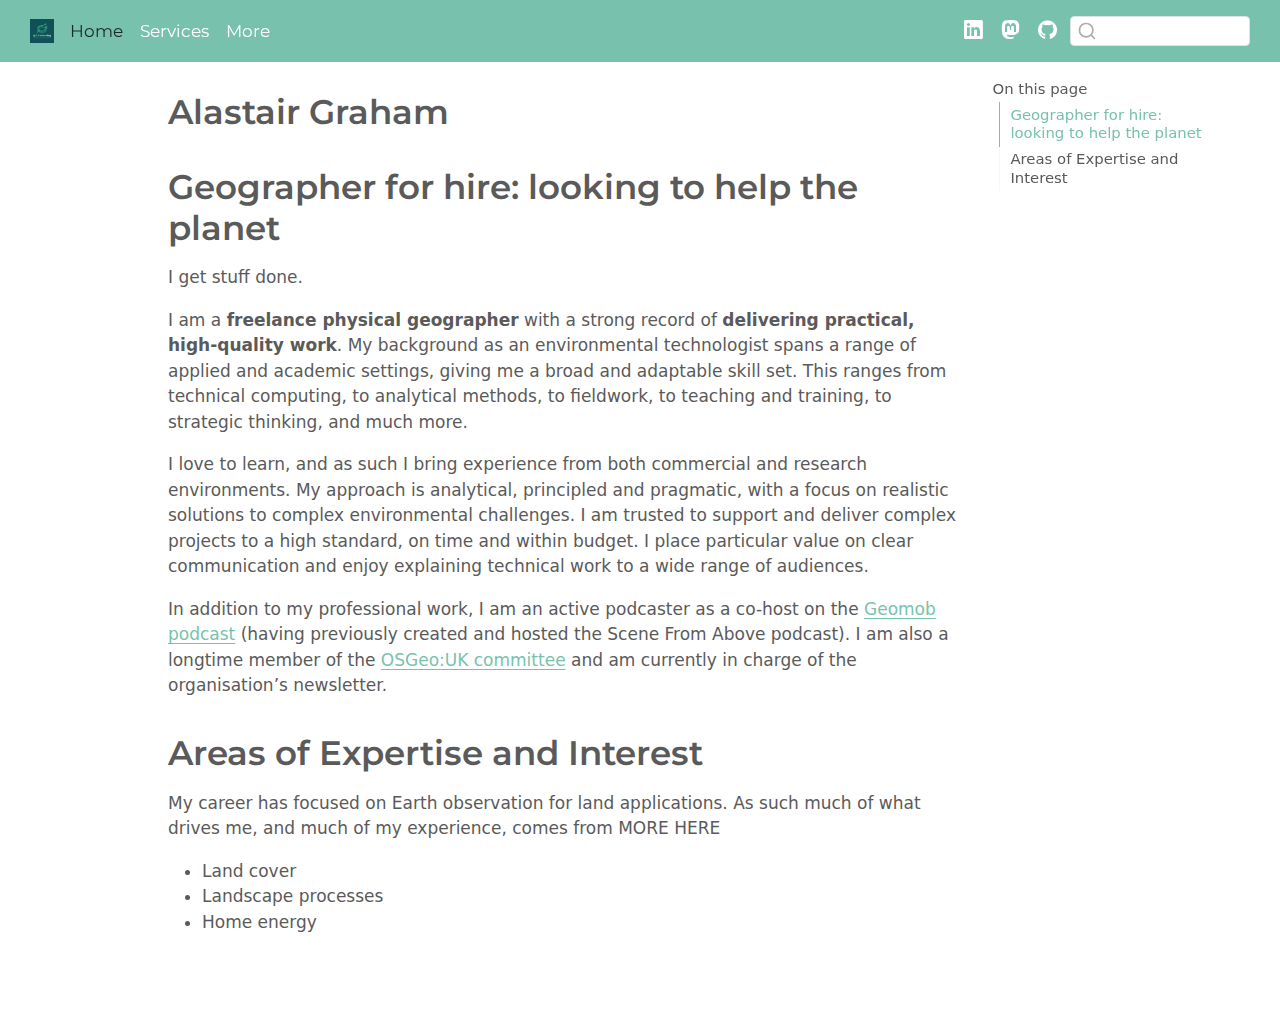
<file: docs/index.html>
<!DOCTYPE html>
<html xmlns="http://www.w3.org/1999/xhtml" lang="en" xml:lang="en"><head>

<meta charset="utf-8">
<meta name="generator" content="quarto-1.7.32">

<meta name="viewport" content="width=device-width, initial-scale=1.0, user-scalable=yes">


<title>Alastair Graham – Alastair Graham freelance</title>
<style>
code{white-space: pre-wrap;}
span.smallcaps{font-variant: small-caps;}
div.columns{display: flex; gap: min(4vw, 1.5em);}
div.column{flex: auto; overflow-x: auto;}
div.hanging-indent{margin-left: 1.5em; text-indent: -1.5em;}
ul.task-list{list-style: none;}
ul.task-list li input[type="checkbox"] {
  width: 0.8em;
  margin: 0 0.8em 0.2em -1em; /* quarto-specific, see https://github.com/quarto-dev/quarto-cli/issues/4556 */ 
  vertical-align: middle;
}
</style>


<script src="site_libs/quarto-nav/quarto-nav.js"></script>
<script src="site_libs/quarto-nav/headroom.min.js"></script>
<script src="site_libs/clipboard/clipboard.min.js"></script>
<script src="site_libs/quarto-search/autocomplete.umd.js"></script>
<script src="site_libs/quarto-search/fuse.min.js"></script>
<script src="site_libs/quarto-search/quarto-search.js"></script>
<meta name="quarto:offset" content="./">
<script src="site_libs/quarto-html/quarto.js" type="module"></script>
<script src="site_libs/quarto-html/tabsets/tabsets.js" type="module"></script>
<script src="site_libs/quarto-html/popper.min.js"></script>
<script src="site_libs/quarto-html/tippy.umd.min.js"></script>
<script src="site_libs/quarto-html/anchor.min.js"></script>
<link href="site_libs/quarto-html/tippy.css" rel="stylesheet">
<link href="site_libs/quarto-html/quarto-syntax-highlighting-37eea08aefeeee20ff55810ff984fec1.css" rel="stylesheet" id="quarto-text-highlighting-styles">
<script src="site_libs/bootstrap/bootstrap.min.js"></script>
<link href="site_libs/bootstrap/bootstrap-icons.css" rel="stylesheet">
<link href="site_libs/bootstrap/bootstrap-941d7e14017e1a43777b60853515243b.min.css" rel="stylesheet" append-hash="true" id="quarto-bootstrap" data-mode="light">
<script id="quarto-search-options" type="application/json">{
  "location": "navbar",
  "copy-button": false,
  "collapse-after": 3,
  "panel-placement": "end",
  "type": "textbox",
  "limit": 50,
  "keyboard-shortcut": [
    "f",
    "/",
    "s"
  ],
  "language": {
    "search-no-results-text": "No results",
    "search-matching-documents-text": "matching documents",
    "search-copy-link-title": "Copy link to search",
    "search-hide-matches-text": "Hide additional matches",
    "search-more-match-text": "more match in this document",
    "search-more-matches-text": "more matches in this document",
    "search-clear-button-title": "Clear",
    "search-text-placeholder": "",
    "search-detached-cancel-button-title": "Cancel",
    "search-submit-button-title": "Submit",
    "search-label": "Search"
  }
}</script>


<link rel="stylesheet" href="styles.css">
</head>

<body class="nav-fixed quarto-light">

<div id="quarto-search-results"></div>
  <header id="quarto-header" class="headroom fixed-top">
    <nav class="navbar navbar-expand " data-bs-theme="dark">
      <div class="navbar-container container-fluid">
      <div class="navbar-brand-container mx-auto">
    <a href="./index.html" class="navbar-brand navbar-brand-logo">
    <img src="./logo-work.png" alt="My logo" class="navbar-logo">
    </a>
  </div>
          <ul class="navbar-nav navbar-nav-scroll me-auto">
  <li class="nav-item">
    <a class="nav-link active" href="./index.html" aria-current="page"> 
<span class="menu-text">Home</span></a>
  </li>  
  <li class="nav-item">
    <a class="nav-link" href="./services.html"> 
<span class="menu-text">Services</span></a>
  </li>  
  <li class="nav-item">
    <a class="nav-link" href="./about.html"> 
<span class="menu-text">More</span></a>
  </li>  
</ul>
          <ul class="navbar-nav navbar-nav-scroll ms-auto">
  <li class="nav-item compact">
    <a class="nav-link" href="https://www.linkedin.com/in/ajgwords/"> <i class="bi bi-linkedin" role="img">
</i> 
<span class="menu-text"></span></a>
  </li>  
  <li class="nav-item compact">
    <a class="nav-link" href="https://social.vivaldi.net/@ajggeoger"> <i class="bi bi-mastodon" role="img">
</i> 
<span class="menu-text"></span></a>
  </li>  
  <li class="nav-item compact">
    <a class="nav-link" href="https://github.com/ajgwords"> <i class="bi bi-github" role="img">
</i> 
<span class="menu-text"></span></a>
  </li>  
</ul>
          <div class="quarto-navbar-tools">
</div>
            <div id="quarto-search" class="" title="Search"></div>
      </div> <!-- /container-fluid -->
    </nav>
</header>
<!-- content -->
<div id="quarto-content" class="quarto-container page-columns page-rows-contents page-layout-article page-navbar">
<!-- sidebar -->
<!-- margin-sidebar -->
    <div id="quarto-margin-sidebar" class="sidebar margin-sidebar">
        <nav id="TOC" role="doc-toc" class="toc-active">
    <h2 id="toc-title">On this page</h2>
   
  <ul>
  <li><a href="#geographer-for-hire-looking-to-help-the-planet" id="toc-geographer-for-hire-looking-to-help-the-planet" class="nav-link active" data-scroll-target="#geographer-for-hire-looking-to-help-the-planet">Geographer for hire: looking to help the planet</a></li>
  <li><a href="#areas-of-expertise-and-interest" id="toc-areas-of-expertise-and-interest" class="nav-link" data-scroll-target="#areas-of-expertise-and-interest">Areas of Expertise and Interest</a></li>
  </ul>
</nav>
    </div>
<!-- main -->
<main class="content" id="quarto-document-content">

<header id="title-block-header" class="quarto-title-block default">
<div class="quarto-title">
<h1 class="title">Alastair Graham</h1>
</div>



<div class="quarto-title-meta">

    
  
    
  </div>
  


</header>


<section id="geographer-for-hire-looking-to-help-the-planet" class="level1">
<h1>Geographer for hire: looking to help the planet</h1>
<p>I get stuff done.</p>
<p>I am a <strong>freelance physical geographer</strong> with a strong record of <strong>delivering practical, high-quality work</strong>. My background as an environmental technologist spans a range of applied and academic settings, giving me a broad and adaptable skill set. This ranges from technical computing, to analytical methods, to fieldwork, to teaching and training, to strategic thinking, and much more.</p>
<p>I love to learn, and as such I bring experience from both commercial and research environments. My approach is analytical, principled and pragmatic, with a focus on realistic solutions to complex environmental challenges. I am trusted to support and deliver complex projects to a high standard, on time and within budget. I place particular value on clear communication and enjoy explaining technical work to a wide range of audiences.</p>
<p>In addition to my professional work, I am an active podcaster as a co-host on the <a href="https://thegeomob.com/podcast">Geomob podcast</a> (having previously created and hosted the Scene From Above podcast). I am also a longtime member of the <a href="https://uk.osgeo.org/">OSGeo:UK committee</a> and am currently in charge of the organisation’s newsletter.</p>
</section>
<section id="areas-of-expertise-and-interest" class="level1">
<h1>Areas of Expertise and Interest</h1>
<p>My career has focused on Earth observation for land applications. As such much of what drives me, and much of my experience, comes from MORE HERE</p>
<ul>
<li>Land cover</li>
<li>Landscape processes</li>
<li>Home energy</li>
</ul>


</section>

</main> <!-- /main -->
<script id="quarto-html-after-body" type="application/javascript">
  window.document.addEventListener("DOMContentLoaded", function (event) {
    const icon = "";
    const anchorJS = new window.AnchorJS();
    anchorJS.options = {
      placement: 'right',
      icon: icon
    };
    anchorJS.add('.anchored');
    const isCodeAnnotation = (el) => {
      for (const clz of el.classList) {
        if (clz.startsWith('code-annotation-')) {                     
          return true;
        }
      }
      return false;
    }
    const onCopySuccess = function(e) {
      // button target
      const button = e.trigger;
      // don't keep focus
      button.blur();
      // flash "checked"
      button.classList.add('code-copy-button-checked');
      var currentTitle = button.getAttribute("title");
      button.setAttribute("title", "Copied!");
      let tooltip;
      if (window.bootstrap) {
        button.setAttribute("data-bs-toggle", "tooltip");
        button.setAttribute("data-bs-placement", "left");
        button.setAttribute("data-bs-title", "Copied!");
        tooltip = new bootstrap.Tooltip(button, 
          { trigger: "manual", 
            customClass: "code-copy-button-tooltip",
            offset: [0, -8]});
        tooltip.show();    
      }
      setTimeout(function() {
        if (tooltip) {
          tooltip.hide();
          button.removeAttribute("data-bs-title");
          button.removeAttribute("data-bs-toggle");
          button.removeAttribute("data-bs-placement");
        }
        button.setAttribute("title", currentTitle);
        button.classList.remove('code-copy-button-checked');
      }, 1000);
      // clear code selection
      e.clearSelection();
    }
    const getTextToCopy = function(trigger) {
        const codeEl = trigger.previousElementSibling.cloneNode(true);
        for (const childEl of codeEl.children) {
          if (isCodeAnnotation(childEl)) {
            childEl.remove();
          }
        }
        return codeEl.innerText;
    }
    const clipboard = new window.ClipboardJS('.code-copy-button:not([data-in-quarto-modal])', {
      text: getTextToCopy
    });
    clipboard.on('success', onCopySuccess);
    if (window.document.getElementById('quarto-embedded-source-code-modal')) {
      const clipboardModal = new window.ClipboardJS('.code-copy-button[data-in-quarto-modal]', {
        text: getTextToCopy,
        container: window.document.getElementById('quarto-embedded-source-code-modal')
      });
      clipboardModal.on('success', onCopySuccess);
    }
      var localhostRegex = new RegExp(/^(?:http|https):\/\/localhost\:?[0-9]*\//);
      var mailtoRegex = new RegExp(/^mailto:/);
        var filterRegex = new RegExp('/' + window.location.host + '/');
      var isInternal = (href) => {
          return filterRegex.test(href) || localhostRegex.test(href) || mailtoRegex.test(href);
      }
      // Inspect non-navigation links and adorn them if external
     var links = window.document.querySelectorAll('a[href]:not(.nav-link):not(.navbar-brand):not(.toc-action):not(.sidebar-link):not(.sidebar-item-toggle):not(.pagination-link):not(.no-external):not([aria-hidden]):not(.dropdown-item):not(.quarto-navigation-tool):not(.about-link)');
      for (var i=0; i<links.length; i++) {
        const link = links[i];
        if (!isInternal(link.href)) {
          // undo the damage that might have been done by quarto-nav.js in the case of
          // links that we want to consider external
          if (link.dataset.originalHref !== undefined) {
            link.href = link.dataset.originalHref;
          }
        }
      }
    function tippyHover(el, contentFn, onTriggerFn, onUntriggerFn) {
      const config = {
        allowHTML: true,
        maxWidth: 500,
        delay: 100,
        arrow: false,
        appendTo: function(el) {
            return el.parentElement;
        },
        interactive: true,
        interactiveBorder: 10,
        theme: 'quarto',
        placement: 'bottom-start',
      };
      if (contentFn) {
        config.content = contentFn;
      }
      if (onTriggerFn) {
        config.onTrigger = onTriggerFn;
      }
      if (onUntriggerFn) {
        config.onUntrigger = onUntriggerFn;
      }
      window.tippy(el, config); 
    }
    const noterefs = window.document.querySelectorAll('a[role="doc-noteref"]');
    for (var i=0; i<noterefs.length; i++) {
      const ref = noterefs[i];
      tippyHover(ref, function() {
        // use id or data attribute instead here
        let href = ref.getAttribute('data-footnote-href') || ref.getAttribute('href');
        try { href = new URL(href).hash; } catch {}
        const id = href.replace(/^#\/?/, "");
        const note = window.document.getElementById(id);
        if (note) {
          return note.innerHTML;
        } else {
          return "";
        }
      });
    }
    const xrefs = window.document.querySelectorAll('a.quarto-xref');
    const processXRef = (id, note) => {
      // Strip column container classes
      const stripColumnClz = (el) => {
        el.classList.remove("page-full", "page-columns");
        if (el.children) {
          for (const child of el.children) {
            stripColumnClz(child);
          }
        }
      }
      stripColumnClz(note)
      if (id === null || id.startsWith('sec-')) {
        // Special case sections, only their first couple elements
        const container = document.createElement("div");
        if (note.children && note.children.length > 2) {
          container.appendChild(note.children[0].cloneNode(true));
          for (let i = 1; i < note.children.length; i++) {
            const child = note.children[i];
            if (child.tagName === "P" && child.innerText === "") {
              continue;
            } else {
              container.appendChild(child.cloneNode(true));
              break;
            }
          }
          if (window.Quarto?.typesetMath) {
            window.Quarto.typesetMath(container);
          }
          return container.innerHTML
        } else {
          if (window.Quarto?.typesetMath) {
            window.Quarto.typesetMath(note);
          }
          return note.innerHTML;
        }
      } else {
        // Remove any anchor links if they are present
        const anchorLink = note.querySelector('a.anchorjs-link');
        if (anchorLink) {
          anchorLink.remove();
        }
        if (window.Quarto?.typesetMath) {
          window.Quarto.typesetMath(note);
        }
        if (note.classList.contains("callout")) {
          return note.outerHTML;
        } else {
          return note.innerHTML;
        }
      }
    }
    for (var i=0; i<xrefs.length; i++) {
      const xref = xrefs[i];
      tippyHover(xref, undefined, function(instance) {
        instance.disable();
        let url = xref.getAttribute('href');
        let hash = undefined; 
        if (url.startsWith('#')) {
          hash = url;
        } else {
          try { hash = new URL(url).hash; } catch {}
        }
        if (hash) {
          const id = hash.replace(/^#\/?/, "");
          const note = window.document.getElementById(id);
          if (note !== null) {
            try {
              const html = processXRef(id, note.cloneNode(true));
              instance.setContent(html);
            } finally {
              instance.enable();
              instance.show();
            }
          } else {
            // See if we can fetch this
            fetch(url.split('#')[0])
            .then(res => res.text())
            .then(html => {
              const parser = new DOMParser();
              const htmlDoc = parser.parseFromString(html, "text/html");
              const note = htmlDoc.getElementById(id);
              if (note !== null) {
                const html = processXRef(id, note);
                instance.setContent(html);
              } 
            }).finally(() => {
              instance.enable();
              instance.show();
            });
          }
        } else {
          // See if we can fetch a full url (with no hash to target)
          // This is a special case and we should probably do some content thinning / targeting
          fetch(url)
          .then(res => res.text())
          .then(html => {
            const parser = new DOMParser();
            const htmlDoc = parser.parseFromString(html, "text/html");
            const note = htmlDoc.querySelector('main.content');
            if (note !== null) {
              // This should only happen for chapter cross references
              // (since there is no id in the URL)
              // remove the first header
              if (note.children.length > 0 && note.children[0].tagName === "HEADER") {
                note.children[0].remove();
              }
              const html = processXRef(null, note);
              instance.setContent(html);
            } 
          }).finally(() => {
            instance.enable();
            instance.show();
          });
        }
      }, function(instance) {
      });
    }
        let selectedAnnoteEl;
        const selectorForAnnotation = ( cell, annotation) => {
          let cellAttr = 'data-code-cell="' + cell + '"';
          let lineAttr = 'data-code-annotation="' +  annotation + '"';
          const selector = 'span[' + cellAttr + '][' + lineAttr + ']';
          return selector;
        }
        const selectCodeLines = (annoteEl) => {
          const doc = window.document;
          const targetCell = annoteEl.getAttribute("data-target-cell");
          const targetAnnotation = annoteEl.getAttribute("data-target-annotation");
          const annoteSpan = window.document.querySelector(selectorForAnnotation(targetCell, targetAnnotation));
          const lines = annoteSpan.getAttribute("data-code-lines").split(",");
          const lineIds = lines.map((line) => {
            return targetCell + "-" + line;
          })
          let top = null;
          let height = null;
          let parent = null;
          if (lineIds.length > 0) {
              //compute the position of the single el (top and bottom and make a div)
              const el = window.document.getElementById(lineIds[0]);
              top = el.offsetTop;
              height = el.offsetHeight;
              parent = el.parentElement.parentElement;
            if (lineIds.length > 1) {
              const lastEl = window.document.getElementById(lineIds[lineIds.length - 1]);
              const bottom = lastEl.offsetTop + lastEl.offsetHeight;
              height = bottom - top;
            }
            if (top !== null && height !== null && parent !== null) {
              // cook up a div (if necessary) and position it 
              let div = window.document.getElementById("code-annotation-line-highlight");
              if (div === null) {
                div = window.document.createElement("div");
                div.setAttribute("id", "code-annotation-line-highlight");
                div.style.position = 'absolute';
                parent.appendChild(div);
              }
              div.style.top = top - 2 + "px";
              div.style.height = height + 4 + "px";
              div.style.left = 0;
              let gutterDiv = window.document.getElementById("code-annotation-line-highlight-gutter");
              if (gutterDiv === null) {
                gutterDiv = window.document.createElement("div");
                gutterDiv.setAttribute("id", "code-annotation-line-highlight-gutter");
                gutterDiv.style.position = 'absolute';
                const codeCell = window.document.getElementById(targetCell);
                const gutter = codeCell.querySelector('.code-annotation-gutter');
                gutter.appendChild(gutterDiv);
              }
              gutterDiv.style.top = top - 2 + "px";
              gutterDiv.style.height = height + 4 + "px";
            }
            selectedAnnoteEl = annoteEl;
          }
        };
        const unselectCodeLines = () => {
          const elementsIds = ["code-annotation-line-highlight", "code-annotation-line-highlight-gutter"];
          elementsIds.forEach((elId) => {
            const div = window.document.getElementById(elId);
            if (div) {
              div.remove();
            }
          });
          selectedAnnoteEl = undefined;
        };
          // Handle positioning of the toggle
      window.addEventListener(
        "resize",
        throttle(() => {
          elRect = undefined;
          if (selectedAnnoteEl) {
            selectCodeLines(selectedAnnoteEl);
          }
        }, 10)
      );
      function throttle(fn, ms) {
      let throttle = false;
      let timer;
        return (...args) => {
          if(!throttle) { // first call gets through
              fn.apply(this, args);
              throttle = true;
          } else { // all the others get throttled
              if(timer) clearTimeout(timer); // cancel #2
              timer = setTimeout(() => {
                fn.apply(this, args);
                timer = throttle = false;
              }, ms);
          }
        };
      }
        // Attach click handler to the DT
        const annoteDls = window.document.querySelectorAll('dt[data-target-cell]');
        for (const annoteDlNode of annoteDls) {
          annoteDlNode.addEventListener('click', (event) => {
            const clickedEl = event.target;
            if (clickedEl !== selectedAnnoteEl) {
              unselectCodeLines();
              const activeEl = window.document.querySelector('dt[data-target-cell].code-annotation-active');
              if (activeEl) {
                activeEl.classList.remove('code-annotation-active');
              }
              selectCodeLines(clickedEl);
              clickedEl.classList.add('code-annotation-active');
            } else {
              // Unselect the line
              unselectCodeLines();
              clickedEl.classList.remove('code-annotation-active');
            }
          });
        }
    const findCites = (el) => {
      const parentEl = el.parentElement;
      if (parentEl) {
        const cites = parentEl.dataset.cites;
        if (cites) {
          return {
            el,
            cites: cites.split(' ')
          };
        } else {
          return findCites(el.parentElement)
        }
      } else {
        return undefined;
      }
    };
    var bibliorefs = window.document.querySelectorAll('a[role="doc-biblioref"]');
    for (var i=0; i<bibliorefs.length; i++) {
      const ref = bibliorefs[i];
      const citeInfo = findCites(ref);
      if (citeInfo) {
        tippyHover(citeInfo.el, function() {
          var popup = window.document.createElement('div');
          citeInfo.cites.forEach(function(cite) {
            var citeDiv = window.document.createElement('div');
            citeDiv.classList.add('hanging-indent');
            citeDiv.classList.add('csl-entry');
            var biblioDiv = window.document.getElementById('ref-' + cite);
            if (biblioDiv) {
              citeDiv.innerHTML = biblioDiv.innerHTML;
            }
            popup.appendChild(citeDiv);
          });
          return popup.innerHTML;
        });
      }
    }
  });
  </script>
</div> <!-- /content -->




</body></html>
</file>
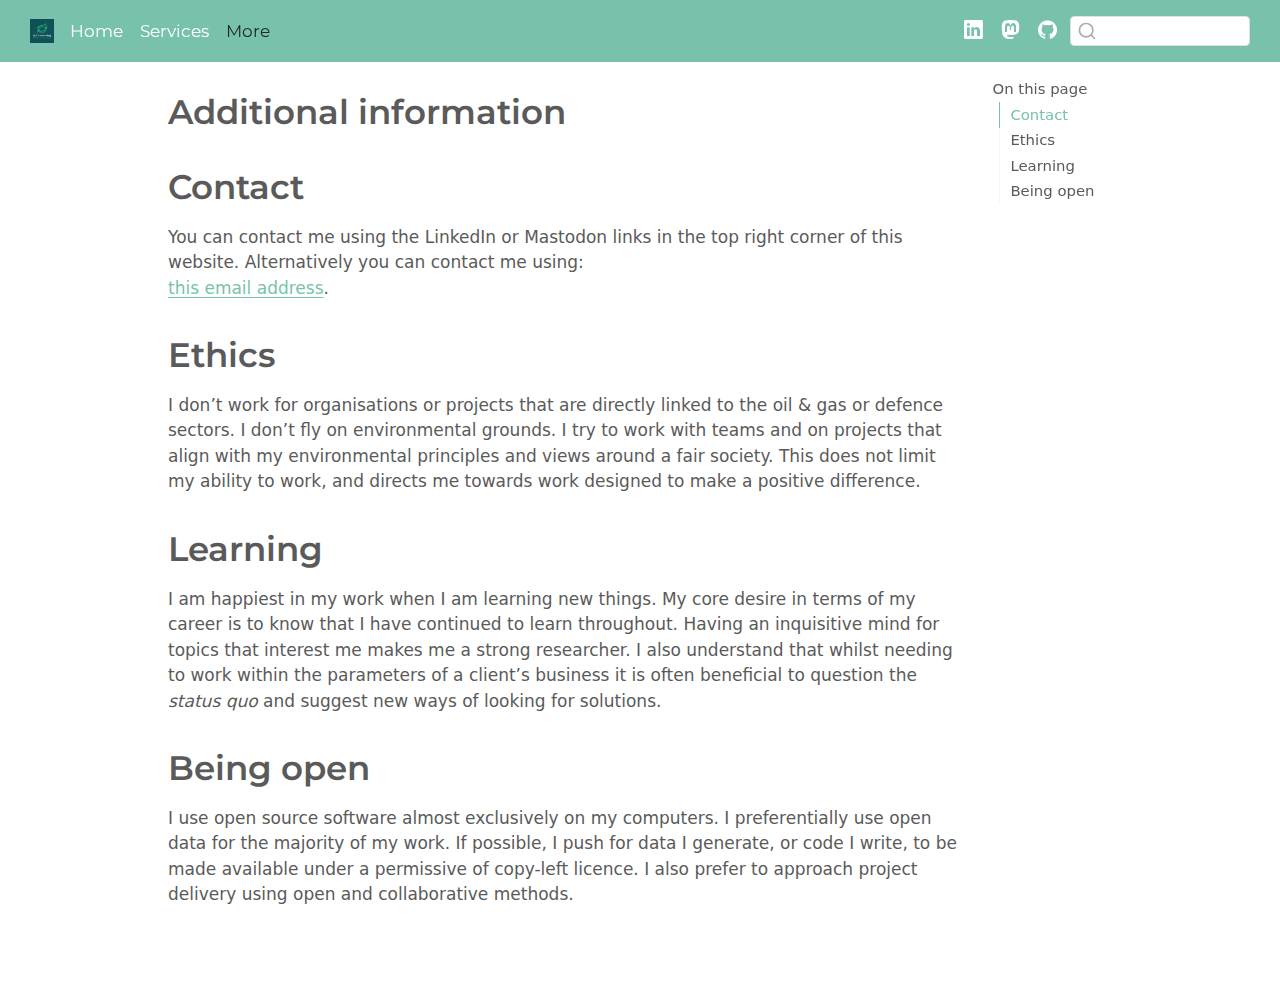
<file: docs/about.html>
<!DOCTYPE html>
<html xmlns="http://www.w3.org/1999/xhtml" lang="en" xml:lang="en"><head>

<meta charset="utf-8">
<meta name="generator" content="quarto-1.7.32">

<meta name="viewport" content="width=device-width, initial-scale=1.0, user-scalable=yes">


<title>Additional information – Alastair Graham freelance</title>
<style>
code{white-space: pre-wrap;}
span.smallcaps{font-variant: small-caps;}
div.columns{display: flex; gap: min(4vw, 1.5em);}
div.column{flex: auto; overflow-x: auto;}
div.hanging-indent{margin-left: 1.5em; text-indent: -1.5em;}
ul.task-list{list-style: none;}
ul.task-list li input[type="checkbox"] {
  width: 0.8em;
  margin: 0 0.8em 0.2em -1em; /* quarto-specific, see https://github.com/quarto-dev/quarto-cli/issues/4556 */ 
  vertical-align: middle;
}
</style>


<script src="site_libs/quarto-nav/quarto-nav.js"></script>
<script src="site_libs/quarto-nav/headroom.min.js"></script>
<script src="site_libs/clipboard/clipboard.min.js"></script>
<script src="site_libs/quarto-search/autocomplete.umd.js"></script>
<script src="site_libs/quarto-search/fuse.min.js"></script>
<script src="site_libs/quarto-search/quarto-search.js"></script>
<meta name="quarto:offset" content="./">
<script src="site_libs/quarto-html/quarto.js" type="module"></script>
<script src="site_libs/quarto-html/tabsets/tabsets.js" type="module"></script>
<script src="site_libs/quarto-html/popper.min.js"></script>
<script src="site_libs/quarto-html/tippy.umd.min.js"></script>
<script src="site_libs/quarto-html/anchor.min.js"></script>
<link href="site_libs/quarto-html/tippy.css" rel="stylesheet">
<link href="site_libs/quarto-html/quarto-syntax-highlighting-37eea08aefeeee20ff55810ff984fec1.css" rel="stylesheet" id="quarto-text-highlighting-styles">
<script src="site_libs/bootstrap/bootstrap.min.js"></script>
<link href="site_libs/bootstrap/bootstrap-icons.css" rel="stylesheet">
<link href="site_libs/bootstrap/bootstrap-941d7e14017e1a43777b60853515243b.min.css" rel="stylesheet" append-hash="true" id="quarto-bootstrap" data-mode="light">
<script id="quarto-search-options" type="application/json">{
  "location": "navbar",
  "copy-button": false,
  "collapse-after": 3,
  "panel-placement": "end",
  "type": "textbox",
  "limit": 50,
  "keyboard-shortcut": [
    "f",
    "/",
    "s"
  ],
  "language": {
    "search-no-results-text": "No results",
    "search-matching-documents-text": "matching documents",
    "search-copy-link-title": "Copy link to search",
    "search-hide-matches-text": "Hide additional matches",
    "search-more-match-text": "more match in this document",
    "search-more-matches-text": "more matches in this document",
    "search-clear-button-title": "Clear",
    "search-text-placeholder": "",
    "search-detached-cancel-button-title": "Cancel",
    "search-submit-button-title": "Submit",
    "search-label": "Search"
  }
}</script>


<link rel="stylesheet" href="styles.css">
</head>

<body class="nav-fixed quarto-light">

<div id="quarto-search-results"></div>
  <header id="quarto-header" class="headroom fixed-top">
    <nav class="navbar navbar-expand " data-bs-theme="dark">
      <div class="navbar-container container-fluid">
      <div class="navbar-brand-container mx-auto">
    <a href="./index.html" class="navbar-brand navbar-brand-logo">
    <img src="./logo-work.png" alt="My logo" class="navbar-logo">
    </a>
  </div>
          <ul class="navbar-nav navbar-nav-scroll me-auto">
  <li class="nav-item">
    <a class="nav-link" href="./index.html"> 
<span class="menu-text">Home</span></a>
  </li>  
  <li class="nav-item">
    <a class="nav-link" href="./services.html"> 
<span class="menu-text">Services</span></a>
  </li>  
  <li class="nav-item">
    <a class="nav-link active" href="./about.html" aria-current="page"> 
<span class="menu-text">More</span></a>
  </li>  
</ul>
          <ul class="navbar-nav navbar-nav-scroll ms-auto">
  <li class="nav-item compact">
    <a class="nav-link" href="https://www.linkedin.com/in/ajgwords/"> <i class="bi bi-linkedin" role="img">
</i> 
<span class="menu-text"></span></a>
  </li>  
  <li class="nav-item compact">
    <a class="nav-link" href="https://social.vivaldi.net/@ajggeoger"> <i class="bi bi-mastodon" role="img">
</i> 
<span class="menu-text"></span></a>
  </li>  
  <li class="nav-item compact">
    <a class="nav-link" href="https://github.com/ajgwords"> <i class="bi bi-github" role="img">
</i> 
<span class="menu-text"></span></a>
  </li>  
</ul>
          <div class="quarto-navbar-tools">
</div>
            <div id="quarto-search" class="" title="Search"></div>
      </div> <!-- /container-fluid -->
    </nav>
</header>
<!-- content -->
<div id="quarto-content" class="quarto-container page-columns page-rows-contents page-layout-article page-navbar">
<!-- sidebar -->
<!-- margin-sidebar -->
    <div id="quarto-margin-sidebar" class="sidebar margin-sidebar">
        <nav id="TOC" role="doc-toc" class="toc-active">
    <h2 id="toc-title">On this page</h2>
   
  <ul>
  <li><a href="#contact" id="toc-contact" class="nav-link active" data-scroll-target="#contact">Contact</a></li>
  <li><a href="#ethics" id="toc-ethics" class="nav-link" data-scroll-target="#ethics">Ethics</a></li>
  <li><a href="#learning" id="toc-learning" class="nav-link" data-scroll-target="#learning">Learning</a></li>
  <li><a href="#being-open" id="toc-being-open" class="nav-link" data-scroll-target="#being-open">Being open</a></li>
  </ul>
</nav>
    </div>
<!-- main -->
<main class="content" id="quarto-document-content">

<header id="title-block-header" class="quarto-title-block default">
<div class="quarto-title">
<h1 class="title">Additional information</h1>
</div>



<div class="quarto-title-meta">

    
  
    
  </div>
  


</header>


<section id="contact" class="level1">
<h1>Contact</h1>
You can contact me using the LinkedIn or Mastodon links in the top right corner of this website. Alternatively you can contact me using:<br>



<a href="mailto:a.graham@ajgconsulting.co.uk"> this email address</a>.


</section>
<section id="ethics" class="level1">
<h1>Ethics</h1>
<p>I don’t work for organisations or projects that are directly linked to the oil &amp; gas or defence sectors. I don’t fly on environmental grounds. I try to work with teams and on projects that align with my environmental principles and views around a fair society. This does not limit my ability to work, and directs me towards work designed to make a positive difference.</p>
</section>
<section id="learning" class="level1">
<h1>Learning</h1>
<p>I am happiest in my work when I am learning new things. My core desire in terms of my career is to know that I have continued to learn throughout. Having an inquisitive mind for topics that interest me makes me a strong researcher. I also understand that whilst needing to work within the parameters of a client’s business it is often beneficial to question the <em>status quo</em> and suggest new ways of looking for solutions.</p>
</section>
<section id="being-open" class="level1">
<h1>Being open</h1>
<p>I use open source software almost exclusively on my computers. I preferentially use open data for the majority of my work. If possible, I push for data I generate, or code I write, to be made available under a permissive of copy-left licence. I also prefer to approach project delivery using open and collaborative methods.</p>


</section>

</main> <!-- /main -->
<script id="quarto-html-after-body" type="application/javascript">
  window.document.addEventListener("DOMContentLoaded", function (event) {
    const icon = "";
    const anchorJS = new window.AnchorJS();
    anchorJS.options = {
      placement: 'right',
      icon: icon
    };
    anchorJS.add('.anchored');
    const isCodeAnnotation = (el) => {
      for (const clz of el.classList) {
        if (clz.startsWith('code-annotation-')) {                     
          return true;
        }
      }
      return false;
    }
    const onCopySuccess = function(e) {
      // button target
      const button = e.trigger;
      // don't keep focus
      button.blur();
      // flash "checked"
      button.classList.add('code-copy-button-checked');
      var currentTitle = button.getAttribute("title");
      button.setAttribute("title", "Copied!");
      let tooltip;
      if (window.bootstrap) {
        button.setAttribute("data-bs-toggle", "tooltip");
        button.setAttribute("data-bs-placement", "left");
        button.setAttribute("data-bs-title", "Copied!");
        tooltip = new bootstrap.Tooltip(button, 
          { trigger: "manual", 
            customClass: "code-copy-button-tooltip",
            offset: [0, -8]});
        tooltip.show();    
      }
      setTimeout(function() {
        if (tooltip) {
          tooltip.hide();
          button.removeAttribute("data-bs-title");
          button.removeAttribute("data-bs-toggle");
          button.removeAttribute("data-bs-placement");
        }
        button.setAttribute("title", currentTitle);
        button.classList.remove('code-copy-button-checked');
      }, 1000);
      // clear code selection
      e.clearSelection();
    }
    const getTextToCopy = function(trigger) {
        const codeEl = trigger.previousElementSibling.cloneNode(true);
        for (const childEl of codeEl.children) {
          if (isCodeAnnotation(childEl)) {
            childEl.remove();
          }
        }
        return codeEl.innerText;
    }
    const clipboard = new window.ClipboardJS('.code-copy-button:not([data-in-quarto-modal])', {
      text: getTextToCopy
    });
    clipboard.on('success', onCopySuccess);
    if (window.document.getElementById('quarto-embedded-source-code-modal')) {
      const clipboardModal = new window.ClipboardJS('.code-copy-button[data-in-quarto-modal]', {
        text: getTextToCopy,
        container: window.document.getElementById('quarto-embedded-source-code-modal')
      });
      clipboardModal.on('success', onCopySuccess);
    }
      var localhostRegex = new RegExp(/^(?:http|https):\/\/localhost\:?[0-9]*\//);
      var mailtoRegex = new RegExp(/^mailto:/);
        var filterRegex = new RegExp('/' + window.location.host + '/');
      var isInternal = (href) => {
          return filterRegex.test(href) || localhostRegex.test(href) || mailtoRegex.test(href);
      }
      // Inspect non-navigation links and adorn them if external
     var links = window.document.querySelectorAll('a[href]:not(.nav-link):not(.navbar-brand):not(.toc-action):not(.sidebar-link):not(.sidebar-item-toggle):not(.pagination-link):not(.no-external):not([aria-hidden]):not(.dropdown-item):not(.quarto-navigation-tool):not(.about-link)');
      for (var i=0; i<links.length; i++) {
        const link = links[i];
        if (!isInternal(link.href)) {
          // undo the damage that might have been done by quarto-nav.js in the case of
          // links that we want to consider external
          if (link.dataset.originalHref !== undefined) {
            link.href = link.dataset.originalHref;
          }
        }
      }
    function tippyHover(el, contentFn, onTriggerFn, onUntriggerFn) {
      const config = {
        allowHTML: true,
        maxWidth: 500,
        delay: 100,
        arrow: false,
        appendTo: function(el) {
            return el.parentElement;
        },
        interactive: true,
        interactiveBorder: 10,
        theme: 'quarto',
        placement: 'bottom-start',
      };
      if (contentFn) {
        config.content = contentFn;
      }
      if (onTriggerFn) {
        config.onTrigger = onTriggerFn;
      }
      if (onUntriggerFn) {
        config.onUntrigger = onUntriggerFn;
      }
      window.tippy(el, config); 
    }
    const noterefs = window.document.querySelectorAll('a[role="doc-noteref"]');
    for (var i=0; i<noterefs.length; i++) {
      const ref = noterefs[i];
      tippyHover(ref, function() {
        // use id or data attribute instead here
        let href = ref.getAttribute('data-footnote-href') || ref.getAttribute('href');
        try { href = new URL(href).hash; } catch {}
        const id = href.replace(/^#\/?/, "");
        const note = window.document.getElementById(id);
        if (note) {
          return note.innerHTML;
        } else {
          return "";
        }
      });
    }
    const xrefs = window.document.querySelectorAll('a.quarto-xref');
    const processXRef = (id, note) => {
      // Strip column container classes
      const stripColumnClz = (el) => {
        el.classList.remove("page-full", "page-columns");
        if (el.children) {
          for (const child of el.children) {
            stripColumnClz(child);
          }
        }
      }
      stripColumnClz(note)
      if (id === null || id.startsWith('sec-')) {
        // Special case sections, only their first couple elements
        const container = document.createElement("div");
        if (note.children && note.children.length > 2) {
          container.appendChild(note.children[0].cloneNode(true));
          for (let i = 1; i < note.children.length; i++) {
            const child = note.children[i];
            if (child.tagName === "P" && child.innerText === "") {
              continue;
            } else {
              container.appendChild(child.cloneNode(true));
              break;
            }
          }
          if (window.Quarto?.typesetMath) {
            window.Quarto.typesetMath(container);
          }
          return container.innerHTML
        } else {
          if (window.Quarto?.typesetMath) {
            window.Quarto.typesetMath(note);
          }
          return note.innerHTML;
        }
      } else {
        // Remove any anchor links if they are present
        const anchorLink = note.querySelector('a.anchorjs-link');
        if (anchorLink) {
          anchorLink.remove();
        }
        if (window.Quarto?.typesetMath) {
          window.Quarto.typesetMath(note);
        }
        if (note.classList.contains("callout")) {
          return note.outerHTML;
        } else {
          return note.innerHTML;
        }
      }
    }
    for (var i=0; i<xrefs.length; i++) {
      const xref = xrefs[i];
      tippyHover(xref, undefined, function(instance) {
        instance.disable();
        let url = xref.getAttribute('href');
        let hash = undefined; 
        if (url.startsWith('#')) {
          hash = url;
        } else {
          try { hash = new URL(url).hash; } catch {}
        }
        if (hash) {
          const id = hash.replace(/^#\/?/, "");
          const note = window.document.getElementById(id);
          if (note !== null) {
            try {
              const html = processXRef(id, note.cloneNode(true));
              instance.setContent(html);
            } finally {
              instance.enable();
              instance.show();
            }
          } else {
            // See if we can fetch this
            fetch(url.split('#')[0])
            .then(res => res.text())
            .then(html => {
              const parser = new DOMParser();
              const htmlDoc = parser.parseFromString(html, "text/html");
              const note = htmlDoc.getElementById(id);
              if (note !== null) {
                const html = processXRef(id, note);
                instance.setContent(html);
              } 
            }).finally(() => {
              instance.enable();
              instance.show();
            });
          }
        } else {
          // See if we can fetch a full url (with no hash to target)
          // This is a special case and we should probably do some content thinning / targeting
          fetch(url)
          .then(res => res.text())
          .then(html => {
            const parser = new DOMParser();
            const htmlDoc = parser.parseFromString(html, "text/html");
            const note = htmlDoc.querySelector('main.content');
            if (note !== null) {
              // This should only happen for chapter cross references
              // (since there is no id in the URL)
              // remove the first header
              if (note.children.length > 0 && note.children[0].tagName === "HEADER") {
                note.children[0].remove();
              }
              const html = processXRef(null, note);
              instance.setContent(html);
            } 
          }).finally(() => {
            instance.enable();
            instance.show();
          });
        }
      }, function(instance) {
      });
    }
        let selectedAnnoteEl;
        const selectorForAnnotation = ( cell, annotation) => {
          let cellAttr = 'data-code-cell="' + cell + '"';
          let lineAttr = 'data-code-annotation="' +  annotation + '"';
          const selector = 'span[' + cellAttr + '][' + lineAttr + ']';
          return selector;
        }
        const selectCodeLines = (annoteEl) => {
          const doc = window.document;
          const targetCell = annoteEl.getAttribute("data-target-cell");
          const targetAnnotation = annoteEl.getAttribute("data-target-annotation");
          const annoteSpan = window.document.querySelector(selectorForAnnotation(targetCell, targetAnnotation));
          const lines = annoteSpan.getAttribute("data-code-lines").split(",");
          const lineIds = lines.map((line) => {
            return targetCell + "-" + line;
          })
          let top = null;
          let height = null;
          let parent = null;
          if (lineIds.length > 0) {
              //compute the position of the single el (top and bottom and make a div)
              const el = window.document.getElementById(lineIds[0]);
              top = el.offsetTop;
              height = el.offsetHeight;
              parent = el.parentElement.parentElement;
            if (lineIds.length > 1) {
              const lastEl = window.document.getElementById(lineIds[lineIds.length - 1]);
              const bottom = lastEl.offsetTop + lastEl.offsetHeight;
              height = bottom - top;
            }
            if (top !== null && height !== null && parent !== null) {
              // cook up a div (if necessary) and position it 
              let div = window.document.getElementById("code-annotation-line-highlight");
              if (div === null) {
                div = window.document.createElement("div");
                div.setAttribute("id", "code-annotation-line-highlight");
                div.style.position = 'absolute';
                parent.appendChild(div);
              }
              div.style.top = top - 2 + "px";
              div.style.height = height + 4 + "px";
              div.style.left = 0;
              let gutterDiv = window.document.getElementById("code-annotation-line-highlight-gutter");
              if (gutterDiv === null) {
                gutterDiv = window.document.createElement("div");
                gutterDiv.setAttribute("id", "code-annotation-line-highlight-gutter");
                gutterDiv.style.position = 'absolute';
                const codeCell = window.document.getElementById(targetCell);
                const gutter = codeCell.querySelector('.code-annotation-gutter');
                gutter.appendChild(gutterDiv);
              }
              gutterDiv.style.top = top - 2 + "px";
              gutterDiv.style.height = height + 4 + "px";
            }
            selectedAnnoteEl = annoteEl;
          }
        };
        const unselectCodeLines = () => {
          const elementsIds = ["code-annotation-line-highlight", "code-annotation-line-highlight-gutter"];
          elementsIds.forEach((elId) => {
            const div = window.document.getElementById(elId);
            if (div) {
              div.remove();
            }
          });
          selectedAnnoteEl = undefined;
        };
          // Handle positioning of the toggle
      window.addEventListener(
        "resize",
        throttle(() => {
          elRect = undefined;
          if (selectedAnnoteEl) {
            selectCodeLines(selectedAnnoteEl);
          }
        }, 10)
      );
      function throttle(fn, ms) {
      let throttle = false;
      let timer;
        return (...args) => {
          if(!throttle) { // first call gets through
              fn.apply(this, args);
              throttle = true;
          } else { // all the others get throttled
              if(timer) clearTimeout(timer); // cancel #2
              timer = setTimeout(() => {
                fn.apply(this, args);
                timer = throttle = false;
              }, ms);
          }
        };
      }
        // Attach click handler to the DT
        const annoteDls = window.document.querySelectorAll('dt[data-target-cell]');
        for (const annoteDlNode of annoteDls) {
          annoteDlNode.addEventListener('click', (event) => {
            const clickedEl = event.target;
            if (clickedEl !== selectedAnnoteEl) {
              unselectCodeLines();
              const activeEl = window.document.querySelector('dt[data-target-cell].code-annotation-active');
              if (activeEl) {
                activeEl.classList.remove('code-annotation-active');
              }
              selectCodeLines(clickedEl);
              clickedEl.classList.add('code-annotation-active');
            } else {
              // Unselect the line
              unselectCodeLines();
              clickedEl.classList.remove('code-annotation-active');
            }
          });
        }
    const findCites = (el) => {
      const parentEl = el.parentElement;
      if (parentEl) {
        const cites = parentEl.dataset.cites;
        if (cites) {
          return {
            el,
            cites: cites.split(' ')
          };
        } else {
          return findCites(el.parentElement)
        }
      } else {
        return undefined;
      }
    };
    var bibliorefs = window.document.querySelectorAll('a[role="doc-biblioref"]');
    for (var i=0; i<bibliorefs.length; i++) {
      const ref = bibliorefs[i];
      const citeInfo = findCites(ref);
      if (citeInfo) {
        tippyHover(citeInfo.el, function() {
          var popup = window.document.createElement('div');
          citeInfo.cites.forEach(function(cite) {
            var citeDiv = window.document.createElement('div');
            citeDiv.classList.add('hanging-indent');
            citeDiv.classList.add('csl-entry');
            var biblioDiv = window.document.getElementById('ref-' + cite);
            if (biblioDiv) {
              citeDiv.innerHTML = biblioDiv.innerHTML;
            }
            popup.appendChild(citeDiv);
          });
          return popup.innerHTML;
        });
      }
    }
  });
  </script>
</div> <!-- /content -->




</body></html>
</file>
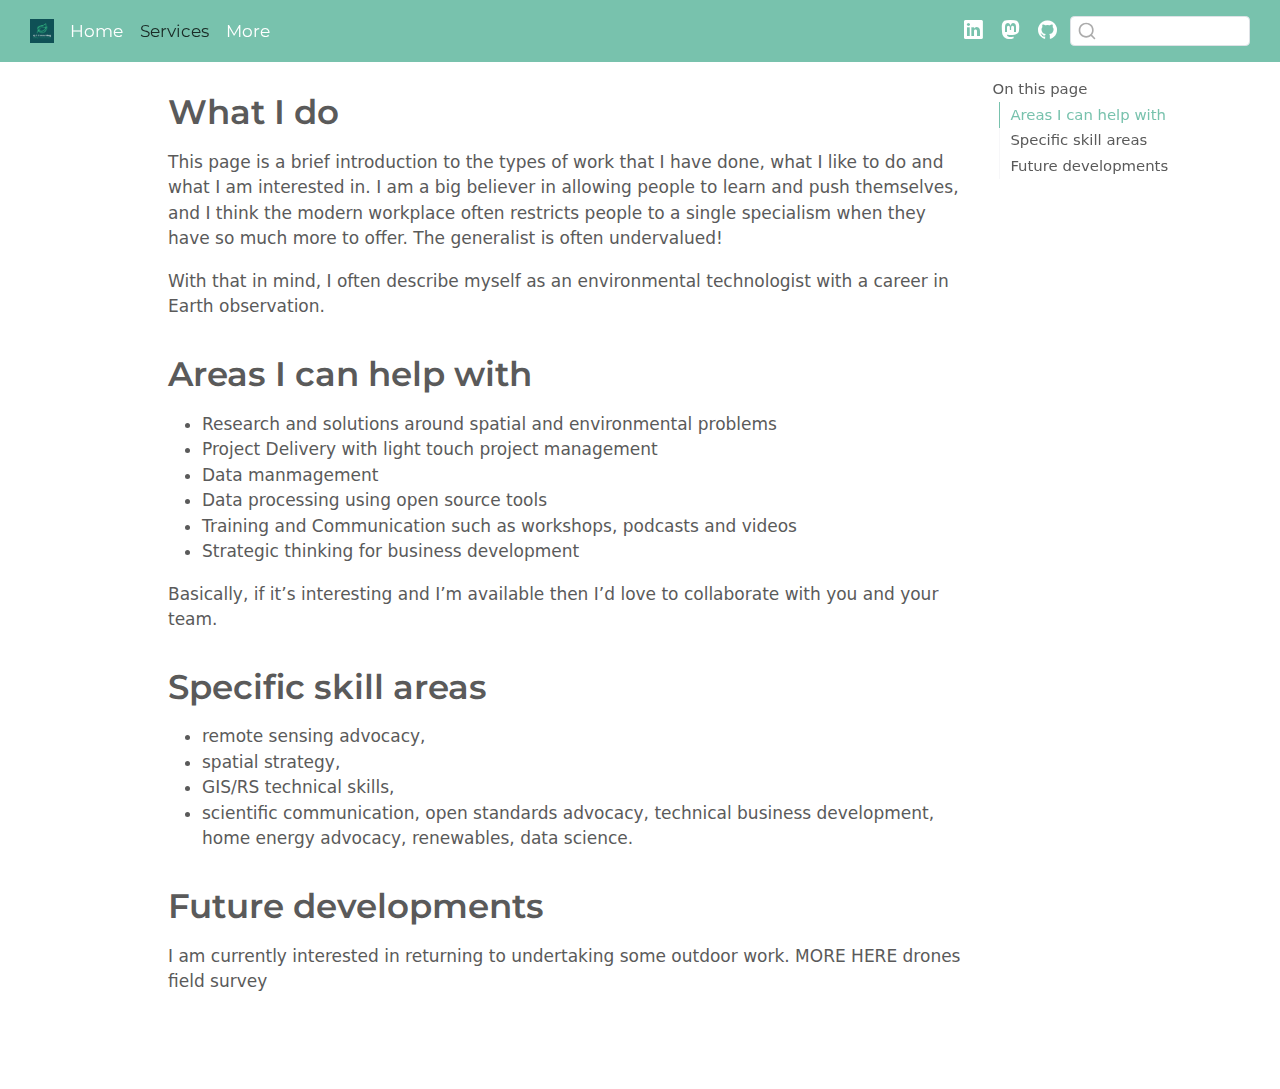
<file: docs/services.html>
<!DOCTYPE html>
<html xmlns="http://www.w3.org/1999/xhtml" lang="en" xml:lang="en"><head>

<meta charset="utf-8">
<meta name="generator" content="quarto-1.7.32">

<meta name="viewport" content="width=device-width, initial-scale=1.0, user-scalable=yes">


<title>What I do – Alastair Graham freelance</title>
<style>
code{white-space: pre-wrap;}
span.smallcaps{font-variant: small-caps;}
div.columns{display: flex; gap: min(4vw, 1.5em);}
div.column{flex: auto; overflow-x: auto;}
div.hanging-indent{margin-left: 1.5em; text-indent: -1.5em;}
ul.task-list{list-style: none;}
ul.task-list li input[type="checkbox"] {
  width: 0.8em;
  margin: 0 0.8em 0.2em -1em; /* quarto-specific, see https://github.com/quarto-dev/quarto-cli/issues/4556 */ 
  vertical-align: middle;
}
</style>


<script src="site_libs/quarto-nav/quarto-nav.js"></script>
<script src="site_libs/quarto-nav/headroom.min.js"></script>
<script src="site_libs/clipboard/clipboard.min.js"></script>
<script src="site_libs/quarto-search/autocomplete.umd.js"></script>
<script src="site_libs/quarto-search/fuse.min.js"></script>
<script src="site_libs/quarto-search/quarto-search.js"></script>
<meta name="quarto:offset" content="./">
<script src="site_libs/quarto-html/quarto.js" type="module"></script>
<script src="site_libs/quarto-html/tabsets/tabsets.js" type="module"></script>
<script src="site_libs/quarto-html/popper.min.js"></script>
<script src="site_libs/quarto-html/tippy.umd.min.js"></script>
<script src="site_libs/quarto-html/anchor.min.js"></script>
<link href="site_libs/quarto-html/tippy.css" rel="stylesheet">
<link href="site_libs/quarto-html/quarto-syntax-highlighting-37eea08aefeeee20ff55810ff984fec1.css" rel="stylesheet" id="quarto-text-highlighting-styles">
<script src="site_libs/bootstrap/bootstrap.min.js"></script>
<link href="site_libs/bootstrap/bootstrap-icons.css" rel="stylesheet">
<link href="site_libs/bootstrap/bootstrap-941d7e14017e1a43777b60853515243b.min.css" rel="stylesheet" append-hash="true" id="quarto-bootstrap" data-mode="light">
<script id="quarto-search-options" type="application/json">{
  "location": "navbar",
  "copy-button": false,
  "collapse-after": 3,
  "panel-placement": "end",
  "type": "textbox",
  "limit": 50,
  "keyboard-shortcut": [
    "f",
    "/",
    "s"
  ],
  "language": {
    "search-no-results-text": "No results",
    "search-matching-documents-text": "matching documents",
    "search-copy-link-title": "Copy link to search",
    "search-hide-matches-text": "Hide additional matches",
    "search-more-match-text": "more match in this document",
    "search-more-matches-text": "more matches in this document",
    "search-clear-button-title": "Clear",
    "search-text-placeholder": "",
    "search-detached-cancel-button-title": "Cancel",
    "search-submit-button-title": "Submit",
    "search-label": "Search"
  }
}</script>


<link rel="stylesheet" href="styles.css">
</head>

<body class="nav-fixed quarto-light">

<div id="quarto-search-results"></div>
  <header id="quarto-header" class="headroom fixed-top">
    <nav class="navbar navbar-expand " data-bs-theme="dark">
      <div class="navbar-container container-fluid">
      <div class="navbar-brand-container mx-auto">
    <a href="./index.html" class="navbar-brand navbar-brand-logo">
    <img src="./logo-work.png" alt="My logo" class="navbar-logo">
    </a>
  </div>
          <ul class="navbar-nav navbar-nav-scroll me-auto">
  <li class="nav-item">
    <a class="nav-link" href="./index.html"> 
<span class="menu-text">Home</span></a>
  </li>  
  <li class="nav-item">
    <a class="nav-link active" href="./services.html" aria-current="page"> 
<span class="menu-text">Services</span></a>
  </li>  
  <li class="nav-item">
    <a class="nav-link" href="./about.html"> 
<span class="menu-text">More</span></a>
  </li>  
</ul>
          <ul class="navbar-nav navbar-nav-scroll ms-auto">
  <li class="nav-item compact">
    <a class="nav-link" href="https://www.linkedin.com/in/ajgwords/"> <i class="bi bi-linkedin" role="img">
</i> 
<span class="menu-text"></span></a>
  </li>  
  <li class="nav-item compact">
    <a class="nav-link" href="https://social.vivaldi.net/@ajggeoger"> <i class="bi bi-mastodon" role="img">
</i> 
<span class="menu-text"></span></a>
  </li>  
  <li class="nav-item compact">
    <a class="nav-link" href="https://github.com/ajgwords"> <i class="bi bi-github" role="img">
</i> 
<span class="menu-text"></span></a>
  </li>  
</ul>
          <div class="quarto-navbar-tools">
</div>
            <div id="quarto-search" class="" title="Search"></div>
      </div> <!-- /container-fluid -->
    </nav>
</header>
<!-- content -->
<div id="quarto-content" class="quarto-container page-columns page-rows-contents page-layout-article page-navbar">
<!-- sidebar -->
<!-- margin-sidebar -->
    <div id="quarto-margin-sidebar" class="sidebar margin-sidebar">
        <nav id="TOC" role="doc-toc" class="toc-active">
    <h2 id="toc-title">On this page</h2>
   
  <ul>
  <li><a href="#areas-i-can-help-with" id="toc-areas-i-can-help-with" class="nav-link active" data-scroll-target="#areas-i-can-help-with">Areas I can help with</a></li>
  <li><a href="#specific-skill-areas" id="toc-specific-skill-areas" class="nav-link" data-scroll-target="#specific-skill-areas">Specific skill areas</a></li>
  <li><a href="#future-developments" id="toc-future-developments" class="nav-link" data-scroll-target="#future-developments">Future developments</a></li>
  </ul>
</nav>
    </div>
<!-- main -->
<main class="content" id="quarto-document-content">

<header id="title-block-header" class="quarto-title-block default">
<div class="quarto-title">
<h1 class="title">What I do</h1>
</div>



<div class="quarto-title-meta">

    
  
    
  </div>
  


</header>


<p>This page is a brief introduction to the types of work that I have done, what I like to do and what I am interested in. I am a big believer in allowing people to learn and push themselves, and I think the modern workplace often restricts people to a single specialism when they have so much more to offer. The generalist is often undervalued!</p>
<p>With that in mind, I often describe myself as an environmental technologist with a career in Earth observation.</p>
<section id="areas-i-can-help-with" class="level1">
<h1>Areas I can help with</h1>
<ul>
<li>Research and solutions around spatial and environmental problems</li>
<li>Project Delivery with light touch project management</li>
<li>Data manmagement</li>
<li>Data processing using open source tools</li>
<li>Training and Communication such as workshops, podcasts and videos</li>
<li>Strategic thinking for business development</li>
</ul>
<p>Basically, if it’s interesting and I’m available then I’d love to collaborate with you and your team.</p>
</section>
<section id="specific-skill-areas" class="level1">
<h1>Specific skill areas</h1>
<ul>
<li>remote sensing advocacy,</li>
<li>spatial strategy,</li>
<li>GIS/RS technical skills,</li>
<li>scientific communication, open standards advocacy, technical business development, home energy advocacy, renewables, data science.</li>
</ul>
</section>
<section id="future-developments" class="level1">
<h1>Future developments</h1>
<p>I am currently interested in returning to undertaking some outdoor work. MORE HERE drones field survey</p>


</section>

</main> <!-- /main -->
<script id="quarto-html-after-body" type="application/javascript">
  window.document.addEventListener("DOMContentLoaded", function (event) {
    const icon = "";
    const anchorJS = new window.AnchorJS();
    anchorJS.options = {
      placement: 'right',
      icon: icon
    };
    anchorJS.add('.anchored');
    const isCodeAnnotation = (el) => {
      for (const clz of el.classList) {
        if (clz.startsWith('code-annotation-')) {                     
          return true;
        }
      }
      return false;
    }
    const onCopySuccess = function(e) {
      // button target
      const button = e.trigger;
      // don't keep focus
      button.blur();
      // flash "checked"
      button.classList.add('code-copy-button-checked');
      var currentTitle = button.getAttribute("title");
      button.setAttribute("title", "Copied!");
      let tooltip;
      if (window.bootstrap) {
        button.setAttribute("data-bs-toggle", "tooltip");
        button.setAttribute("data-bs-placement", "left");
        button.setAttribute("data-bs-title", "Copied!");
        tooltip = new bootstrap.Tooltip(button, 
          { trigger: "manual", 
            customClass: "code-copy-button-tooltip",
            offset: [0, -8]});
        tooltip.show();    
      }
      setTimeout(function() {
        if (tooltip) {
          tooltip.hide();
          button.removeAttribute("data-bs-title");
          button.removeAttribute("data-bs-toggle");
          button.removeAttribute("data-bs-placement");
        }
        button.setAttribute("title", currentTitle);
        button.classList.remove('code-copy-button-checked');
      }, 1000);
      // clear code selection
      e.clearSelection();
    }
    const getTextToCopy = function(trigger) {
        const codeEl = trigger.previousElementSibling.cloneNode(true);
        for (const childEl of codeEl.children) {
          if (isCodeAnnotation(childEl)) {
            childEl.remove();
          }
        }
        return codeEl.innerText;
    }
    const clipboard = new window.ClipboardJS('.code-copy-button:not([data-in-quarto-modal])', {
      text: getTextToCopy
    });
    clipboard.on('success', onCopySuccess);
    if (window.document.getElementById('quarto-embedded-source-code-modal')) {
      const clipboardModal = new window.ClipboardJS('.code-copy-button[data-in-quarto-modal]', {
        text: getTextToCopy,
        container: window.document.getElementById('quarto-embedded-source-code-modal')
      });
      clipboardModal.on('success', onCopySuccess);
    }
      var localhostRegex = new RegExp(/^(?:http|https):\/\/localhost\:?[0-9]*\//);
      var mailtoRegex = new RegExp(/^mailto:/);
        var filterRegex = new RegExp('/' + window.location.host + '/');
      var isInternal = (href) => {
          return filterRegex.test(href) || localhostRegex.test(href) || mailtoRegex.test(href);
      }
      // Inspect non-navigation links and adorn them if external
     var links = window.document.querySelectorAll('a[href]:not(.nav-link):not(.navbar-brand):not(.toc-action):not(.sidebar-link):not(.sidebar-item-toggle):not(.pagination-link):not(.no-external):not([aria-hidden]):not(.dropdown-item):not(.quarto-navigation-tool):not(.about-link)');
      for (var i=0; i<links.length; i++) {
        const link = links[i];
        if (!isInternal(link.href)) {
          // undo the damage that might have been done by quarto-nav.js in the case of
          // links that we want to consider external
          if (link.dataset.originalHref !== undefined) {
            link.href = link.dataset.originalHref;
          }
        }
      }
    function tippyHover(el, contentFn, onTriggerFn, onUntriggerFn) {
      const config = {
        allowHTML: true,
        maxWidth: 500,
        delay: 100,
        arrow: false,
        appendTo: function(el) {
            return el.parentElement;
        },
        interactive: true,
        interactiveBorder: 10,
        theme: 'quarto',
        placement: 'bottom-start',
      };
      if (contentFn) {
        config.content = contentFn;
      }
      if (onTriggerFn) {
        config.onTrigger = onTriggerFn;
      }
      if (onUntriggerFn) {
        config.onUntrigger = onUntriggerFn;
      }
      window.tippy(el, config); 
    }
    const noterefs = window.document.querySelectorAll('a[role="doc-noteref"]');
    for (var i=0; i<noterefs.length; i++) {
      const ref = noterefs[i];
      tippyHover(ref, function() {
        // use id or data attribute instead here
        let href = ref.getAttribute('data-footnote-href') || ref.getAttribute('href');
        try { href = new URL(href).hash; } catch {}
        const id = href.replace(/^#\/?/, "");
        const note = window.document.getElementById(id);
        if (note) {
          return note.innerHTML;
        } else {
          return "";
        }
      });
    }
    const xrefs = window.document.querySelectorAll('a.quarto-xref');
    const processXRef = (id, note) => {
      // Strip column container classes
      const stripColumnClz = (el) => {
        el.classList.remove("page-full", "page-columns");
        if (el.children) {
          for (const child of el.children) {
            stripColumnClz(child);
          }
        }
      }
      stripColumnClz(note)
      if (id === null || id.startsWith('sec-')) {
        // Special case sections, only their first couple elements
        const container = document.createElement("div");
        if (note.children && note.children.length > 2) {
          container.appendChild(note.children[0].cloneNode(true));
          for (let i = 1; i < note.children.length; i++) {
            const child = note.children[i];
            if (child.tagName === "P" && child.innerText === "") {
              continue;
            } else {
              container.appendChild(child.cloneNode(true));
              break;
            }
          }
          if (window.Quarto?.typesetMath) {
            window.Quarto.typesetMath(container);
          }
          return container.innerHTML
        } else {
          if (window.Quarto?.typesetMath) {
            window.Quarto.typesetMath(note);
          }
          return note.innerHTML;
        }
      } else {
        // Remove any anchor links if they are present
        const anchorLink = note.querySelector('a.anchorjs-link');
        if (anchorLink) {
          anchorLink.remove();
        }
        if (window.Quarto?.typesetMath) {
          window.Quarto.typesetMath(note);
        }
        if (note.classList.contains("callout")) {
          return note.outerHTML;
        } else {
          return note.innerHTML;
        }
      }
    }
    for (var i=0; i<xrefs.length; i++) {
      const xref = xrefs[i];
      tippyHover(xref, undefined, function(instance) {
        instance.disable();
        let url = xref.getAttribute('href');
        let hash = undefined; 
        if (url.startsWith('#')) {
          hash = url;
        } else {
          try { hash = new URL(url).hash; } catch {}
        }
        if (hash) {
          const id = hash.replace(/^#\/?/, "");
          const note = window.document.getElementById(id);
          if (note !== null) {
            try {
              const html = processXRef(id, note.cloneNode(true));
              instance.setContent(html);
            } finally {
              instance.enable();
              instance.show();
            }
          } else {
            // See if we can fetch this
            fetch(url.split('#')[0])
            .then(res => res.text())
            .then(html => {
              const parser = new DOMParser();
              const htmlDoc = parser.parseFromString(html, "text/html");
              const note = htmlDoc.getElementById(id);
              if (note !== null) {
                const html = processXRef(id, note);
                instance.setContent(html);
              } 
            }).finally(() => {
              instance.enable();
              instance.show();
            });
          }
        } else {
          // See if we can fetch a full url (with no hash to target)
          // This is a special case and we should probably do some content thinning / targeting
          fetch(url)
          .then(res => res.text())
          .then(html => {
            const parser = new DOMParser();
            const htmlDoc = parser.parseFromString(html, "text/html");
            const note = htmlDoc.querySelector('main.content');
            if (note !== null) {
              // This should only happen for chapter cross references
              // (since there is no id in the URL)
              // remove the first header
              if (note.children.length > 0 && note.children[0].tagName === "HEADER") {
                note.children[0].remove();
              }
              const html = processXRef(null, note);
              instance.setContent(html);
            } 
          }).finally(() => {
            instance.enable();
            instance.show();
          });
        }
      }, function(instance) {
      });
    }
        let selectedAnnoteEl;
        const selectorForAnnotation = ( cell, annotation) => {
          let cellAttr = 'data-code-cell="' + cell + '"';
          let lineAttr = 'data-code-annotation="' +  annotation + '"';
          const selector = 'span[' + cellAttr + '][' + lineAttr + ']';
          return selector;
        }
        const selectCodeLines = (annoteEl) => {
          const doc = window.document;
          const targetCell = annoteEl.getAttribute("data-target-cell");
          const targetAnnotation = annoteEl.getAttribute("data-target-annotation");
          const annoteSpan = window.document.querySelector(selectorForAnnotation(targetCell, targetAnnotation));
          const lines = annoteSpan.getAttribute("data-code-lines").split(",");
          const lineIds = lines.map((line) => {
            return targetCell + "-" + line;
          })
          let top = null;
          let height = null;
          let parent = null;
          if (lineIds.length > 0) {
              //compute the position of the single el (top and bottom and make a div)
              const el = window.document.getElementById(lineIds[0]);
              top = el.offsetTop;
              height = el.offsetHeight;
              parent = el.parentElement.parentElement;
            if (lineIds.length > 1) {
              const lastEl = window.document.getElementById(lineIds[lineIds.length - 1]);
              const bottom = lastEl.offsetTop + lastEl.offsetHeight;
              height = bottom - top;
            }
            if (top !== null && height !== null && parent !== null) {
              // cook up a div (if necessary) and position it 
              let div = window.document.getElementById("code-annotation-line-highlight");
              if (div === null) {
                div = window.document.createElement("div");
                div.setAttribute("id", "code-annotation-line-highlight");
                div.style.position = 'absolute';
                parent.appendChild(div);
              }
              div.style.top = top - 2 + "px";
              div.style.height = height + 4 + "px";
              div.style.left = 0;
              let gutterDiv = window.document.getElementById("code-annotation-line-highlight-gutter");
              if (gutterDiv === null) {
                gutterDiv = window.document.createElement("div");
                gutterDiv.setAttribute("id", "code-annotation-line-highlight-gutter");
                gutterDiv.style.position = 'absolute';
                const codeCell = window.document.getElementById(targetCell);
                const gutter = codeCell.querySelector('.code-annotation-gutter');
                gutter.appendChild(gutterDiv);
              }
              gutterDiv.style.top = top - 2 + "px";
              gutterDiv.style.height = height + 4 + "px";
            }
            selectedAnnoteEl = annoteEl;
          }
        };
        const unselectCodeLines = () => {
          const elementsIds = ["code-annotation-line-highlight", "code-annotation-line-highlight-gutter"];
          elementsIds.forEach((elId) => {
            const div = window.document.getElementById(elId);
            if (div) {
              div.remove();
            }
          });
          selectedAnnoteEl = undefined;
        };
          // Handle positioning of the toggle
      window.addEventListener(
        "resize",
        throttle(() => {
          elRect = undefined;
          if (selectedAnnoteEl) {
            selectCodeLines(selectedAnnoteEl);
          }
        }, 10)
      );
      function throttle(fn, ms) {
      let throttle = false;
      let timer;
        return (...args) => {
          if(!throttle) { // first call gets through
              fn.apply(this, args);
              throttle = true;
          } else { // all the others get throttled
              if(timer) clearTimeout(timer); // cancel #2
              timer = setTimeout(() => {
                fn.apply(this, args);
                timer = throttle = false;
              }, ms);
          }
        };
      }
        // Attach click handler to the DT
        const annoteDls = window.document.querySelectorAll('dt[data-target-cell]');
        for (const annoteDlNode of annoteDls) {
          annoteDlNode.addEventListener('click', (event) => {
            const clickedEl = event.target;
            if (clickedEl !== selectedAnnoteEl) {
              unselectCodeLines();
              const activeEl = window.document.querySelector('dt[data-target-cell].code-annotation-active');
              if (activeEl) {
                activeEl.classList.remove('code-annotation-active');
              }
              selectCodeLines(clickedEl);
              clickedEl.classList.add('code-annotation-active');
            } else {
              // Unselect the line
              unselectCodeLines();
              clickedEl.classList.remove('code-annotation-active');
            }
          });
        }
    const findCites = (el) => {
      const parentEl = el.parentElement;
      if (parentEl) {
        const cites = parentEl.dataset.cites;
        if (cites) {
          return {
            el,
            cites: cites.split(' ')
          };
        } else {
          return findCites(el.parentElement)
        }
      } else {
        return undefined;
      }
    };
    var bibliorefs = window.document.querySelectorAll('a[role="doc-biblioref"]');
    for (var i=0; i<bibliorefs.length; i++) {
      const ref = bibliorefs[i];
      const citeInfo = findCites(ref);
      if (citeInfo) {
        tippyHover(citeInfo.el, function() {
          var popup = window.document.createElement('div');
          citeInfo.cites.forEach(function(cite) {
            var citeDiv = window.document.createElement('div');
            citeDiv.classList.add('hanging-indent');
            citeDiv.classList.add('csl-entry');
            var biblioDiv = window.document.getElementById('ref-' + cite);
            if (biblioDiv) {
              citeDiv.innerHTML = biblioDiv.innerHTML;
            }
            popup.appendChild(citeDiv);
          });
          return popup.innerHTML;
        });
      }
    }
  });
  </script>
</div> <!-- /content -->




</body></html>
</file>
<file: docs/site_libs/quarto-html/tippy.css>
.tippy-box[data-animation=fade][data-state=hidden]{opacity:0}[data-tippy-root]{max-width:calc(100vw - 10px)}.tippy-box{position:relative;background-color:#333;color:#fff;border-radius:4px;font-size:14px;line-height:1.4;white-space:normal;outline:0;transition-property:transform,visibility,opacity}.tippy-box[data-placement^=top]>.tippy-arrow{bottom:0}.tippy-box[data-placement^=top]>.tippy-arrow:before{bottom:-7px;left:0;border-width:8px 8px 0;border-top-color:initial;transform-origin:center top}.tippy-box[data-placement^=bottom]>.tippy-arrow{top:0}.tippy-box[data-placement^=bottom]>.tippy-arrow:before{top:-7px;left:0;border-width:0 8px 8px;border-bottom-color:initial;transform-origin:center bottom}.tippy-box[data-placement^=left]>.tippy-arrow{right:0}.tippy-box[data-placement^=left]>.tippy-arrow:before{border-width:8px 0 8px 8px;border-left-color:initial;right:-7px;transform-origin:center left}.tippy-box[data-placement^=right]>.tippy-arrow{left:0}.tippy-box[data-placement^=right]>.tippy-arrow:before{left:-7px;border-width:8px 8px 8px 0;border-right-color:initial;transform-origin:center right}.tippy-box[data-inertia][data-state=visible]{transition-timing-function:cubic-bezier(.54,1.5,.38,1.11)}.tippy-arrow{width:16px;height:16px;color:#333}.tippy-arrow:before{content:"";position:absolute;border-color:transparent;border-style:solid}.tippy-content{position:relative;padding:5px 9px;z-index:1}
</file>
<file: docs/site_libs/quarto-html/quarto-syntax-highlighting-37eea08aefeeee20ff55810ff984fec1.css>
/* quarto syntax highlight colors */
:root {
  --quarto-hl-ot-color: #003B4F;
  --quarto-hl-at-color: #657422;
  --quarto-hl-ss-color: #20794D;
  --quarto-hl-an-color: #5E5E5E;
  --quarto-hl-fu-color: #4758AB;
  --quarto-hl-st-color: #20794D;
  --quarto-hl-cf-color: #003B4F;
  --quarto-hl-op-color: #5E5E5E;
  --quarto-hl-er-color: #AD0000;
  --quarto-hl-bn-color: #AD0000;
  --quarto-hl-al-color: #AD0000;
  --quarto-hl-va-color: #111111;
  --quarto-hl-bu-color: inherit;
  --quarto-hl-ex-color: inherit;
  --quarto-hl-pp-color: #AD0000;
  --quarto-hl-in-color: #5E5E5E;
  --quarto-hl-vs-color: #20794D;
  --quarto-hl-wa-color: #5E5E5E;
  --quarto-hl-do-color: #5E5E5E;
  --quarto-hl-im-color: #00769E;
  --quarto-hl-ch-color: #20794D;
  --quarto-hl-dt-color: #AD0000;
  --quarto-hl-fl-color: #AD0000;
  --quarto-hl-co-color: #5E5E5E;
  --quarto-hl-cv-color: #5E5E5E;
  --quarto-hl-cn-color: #8f5902;
  --quarto-hl-sc-color: #5E5E5E;
  --quarto-hl-dv-color: #AD0000;
  --quarto-hl-kw-color: #003B4F;
}

/* other quarto variables */
:root {
  --quarto-font-monospace: SFMono-Regular, Menlo, Monaco, Consolas, "Liberation Mono", "Courier New", monospace;
}

/* syntax highlight based on Pandoc's rules */
pre > code.sourceCode > span {
  color: #003B4F;
}

code.sourceCode > span {
  color: #003B4F;
}

div.sourceCode,
div.sourceCode pre.sourceCode {
  color: #003B4F;
}

/* Normal */
code span {
  color: #003B4F;
}

/* Alert */
code span.al {
  color: #AD0000;
  font-style: inherit;
}

/* Annotation */
code span.an {
  color: #5E5E5E;
  font-style: inherit;
}

/* Attribute */
code span.at {
  color: #657422;
  font-style: inherit;
}

/* BaseN */
code span.bn {
  color: #AD0000;
  font-style: inherit;
}

/* BuiltIn */
code span.bu {
  font-style: inherit;
}

/* ControlFlow */
code span.cf {
  color: #003B4F;
  font-weight: bold;
  font-style: inherit;
}

/* Char */
code span.ch {
  color: #20794D;
  font-style: inherit;
}

/* Constant */
code span.cn {
  color: #8f5902;
  font-style: inherit;
}

/* Comment */
code span.co {
  color: #5E5E5E;
  font-style: inherit;
}

/* CommentVar */
code span.cv {
  color: #5E5E5E;
  font-style: italic;
}

/* Documentation */
code span.do {
  color: #5E5E5E;
  font-style: italic;
}

/* DataType */
code span.dt {
  color: #AD0000;
  font-style: inherit;
}

/* DecVal */
code span.dv {
  color: #AD0000;
  font-style: inherit;
}

/* Error */
code span.er {
  color: #AD0000;
  font-style: inherit;
}

/* Extension */
code span.ex {
  font-style: inherit;
}

/* Float */
code span.fl {
  color: #AD0000;
  font-style: inherit;
}

/* Function */
code span.fu {
  color: #4758AB;
  font-style: inherit;
}

/* Import */
code span.im {
  color: #00769E;
  font-style: inherit;
}

/* Information */
code span.in {
  color: #5E5E5E;
  font-style: inherit;
}

/* Keyword */
code span.kw {
  color: #003B4F;
  font-weight: bold;
  font-style: inherit;
}

/* Operator */
code span.op {
  color: #5E5E5E;
  font-style: inherit;
}

/* Other */
code span.ot {
  color: #003B4F;
  font-style: inherit;
}

/* Preprocessor */
code span.pp {
  color: #AD0000;
  font-style: inherit;
}

/* SpecialChar */
code span.sc {
  color: #5E5E5E;
  font-style: inherit;
}

/* SpecialString */
code span.ss {
  color: #20794D;
  font-style: inherit;
}

/* String */
code span.st {
  color: #20794D;
  font-style: inherit;
}

/* Variable */
code span.va {
  color: #111111;
  font-style: inherit;
}

/* VerbatimString */
code span.vs {
  color: #20794D;
  font-style: inherit;
}

/* Warning */
code span.wa {
  color: #5E5E5E;
  font-style: italic;
}

.prevent-inlining {
  content: "</";
}

/*# sourceMappingURL=27d3d809615f7771493d095567f04340.css.map */
</file>
<file: docs/styles.css>
/* css styles */
</file>
